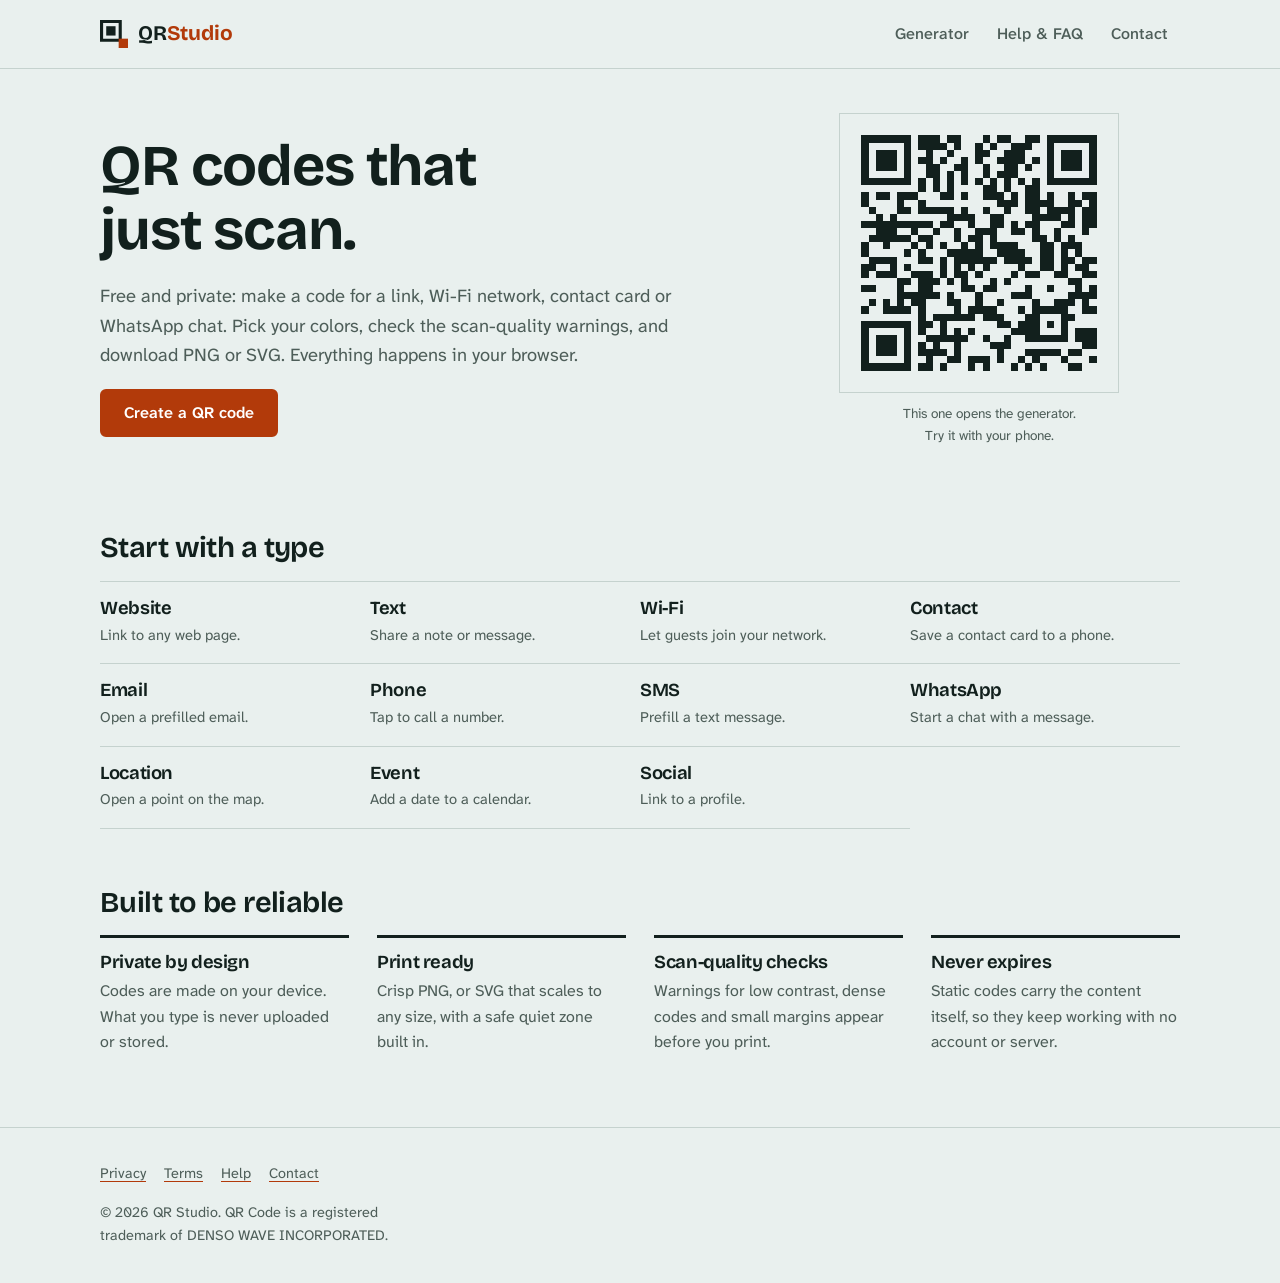
<file: index.html>
<!doctype html>
<html lang="en">
<head>
<meta charset="utf-8">
<meta name="viewport" content="width=device-width,initial-scale=1">
<title>Free QR Code Generator – No Signup, Private | QR Studio</title>
<meta name="description" content="Create free, scannable QR codes in seconds: websites, Wi-Fi, contacts, WhatsApp and more. Customize colors, download PNG or SVG. Runs in your browser.">
<link rel="canonical" href="https://example.com/index.html">
<meta property="og:title" content="Free QR Code Generator – No Signup, Private | QR Studio">
<meta property="og:description" content="Create free, scannable QR codes in seconds: websites, Wi-Fi, contacts, WhatsApp and more. Customize colors, download PNG or SVG. Runs in your browser.">
<meta property="og:type" content="website">
<!--icons-->
<link rel="icon" href="favicon.svg" type="image/svg+xml">
<link rel="icon" href="favicon.ico" sizes="48x48">
<link rel="icon" href="favicon-32.png" type="image/png" sizes="32x32">
<link rel="apple-touch-icon" href="apple-touch-icon.png">
<link rel="manifest" href="site.webmanifest">
<meta name="theme-color" content="#e9f0ee" media="(prefers-color-scheme: light)">
<meta name="theme-color" content="#0f1a18" media="(prefers-color-scheme: dark)">
<link rel="preload" href="assets/fonts/bricolage-grotesque-latin-wght-normal.woff2" as="font" type="font/woff2" crossorigin>
<link rel="preload" href="assets/fonts/atkinson-hyperlegible-next-latin-wght-normal.woff2" as="font" type="font/woff2" crossorigin>
<!--/icons-->
<link rel="stylesheet" href="assets/style.css">

</head>
<body>
<a class="skip" href="#main">Skip to content</a>
<header class="site"><div class="wrap">
  <a class="logo" href="index.html" aria-label="QR Studio home"><svg viewBox="0 0 9 9" aria-hidden="true" focusable="false"><path class="i" d="M0 0h7v7H0zM1 1v5h5V1z" fill-rule="evenodd"/><rect class="i" x="2" y="2" width="3" height="3"/><rect class="a" x="6" y="6" width="3" height="3"/></svg><span>QR<b>Studio</b></span></a>
  <nav class="main" aria-label="Main"><a href="generator.html">Generator</a><a href="help.html">Help &amp; FAQ</a><a href="contact.html">Contact</a></nav>
</div></header>
<main id="main" class="wrap">
<section class="hero">
  <div>
    <h1>QR codes that just scan.</h1>
    <p class="lead">Free and private: make a code for a link, Wi-Fi network, contact card or WhatsApp chat. Pick your colors, check the scan-quality warnings, and download PNG or SVG. Everything happens in your browser.</p>
    <p><a class="btn" href="generator.html">Create a QR code</a></p>
  </div>
  <figure class="hero-qr"><canvas id="heroQr" role="img" aria-label="Sample QR code that opens the QR Studio generator"></canvas><figcaption>This one opens the generator. Try it with your phone.</figcaption></figure>
</section>
<h2>Start with a type</h2>
<ul class="types">
<li><a href="generator.html#url"><h3>Website</h3><p>Link to any web page.</p></a></li>
<li><a href="generator.html#text"><h3>Text</h3><p>Share a note or message.</p></a></li>
<li><a href="generator.html#wifi"><h3>Wi-Fi</h3><p>Let guests join your network.</p></a></li>
<li><a href="generator.html#vcard"><h3>Contact</h3><p>Save a contact card to a phone.</p></a></li>
<li><a href="generator.html#email"><h3>Email</h3><p>Open a prefilled email.</p></a></li>
<li><a href="generator.html#phone"><h3>Phone</h3><p>Tap to call a number.</p></a></li>
<li><a href="generator.html#sms"><h3>SMS</h3><p>Prefill a text message.</p></a></li>
<li><a href="generator.html#whatsapp"><h3>WhatsApp</h3><p>Start a chat with a message.</p></a></li>
<li><a href="generator.html#location"><h3>Location</h3><p>Open a point on the map.</p></a></li>
<li><a href="generator.html#event"><h3>Event</h3><p>Add a date to a calendar.</p></a></li>
<li><a href="generator.html#social"><h3>Social</h3><p>Link to a profile.</p></a></li>
</ul>
<h2>Built to be reliable</h2>
<div class="why">
<div><h3>Private by design</h3><p>Codes are made on your device. What you type is never uploaded or stored.</p></div>
<div><h3>Print ready</h3><p>Crisp PNG, or SVG that scales to any size, with a safe quiet zone built in.</p></div>
<div><h3>Scan-quality checks</h3><p>Warnings for low contrast, dense codes and small margins appear before you print.</p></div>
<div><h3>Never expires</h3><p>Static codes carry the content itself, so they keep working with no account or server.</p></div>
</div>
</main>
<footer class="site"><div class="wrap">
  <a href="privacy.html">Privacy</a><a href="terms.html">Terms</a><a href="help.html">Help</a><a href="contact.html">Contact</a>
  <p>&copy; 2026 QR Studio. QR Code is a registered trademark of DENSO WAVE INCORPORATED.</p>
</div></footer>
<script src="assets/qrcode.js"></script>
<script src="assets/render.js"></script>
<script>
(function(){
  var c=document.getElementById('heroQr');if(!c||!window.QrRender)return;
  var dark=matchMedia('(prefers-color-scheme: dark)').matches;
  var m=QrRender.make(location.origin+location.pathname.replace(/[^/]*$/,'')+'generator.html','M');
  QrRender.drawCanvas(c,m,{fg:dark?'#e6efec':'#12201d',bg:dark?'#0f1a18':'#e9f0ee',size:560,margin:3});
  if(dark){c.setAttribute('aria-label','Sample QR code (light on dark) that opens the QR Studio generator');}
})();
</script>
</body>
</html>
</file>
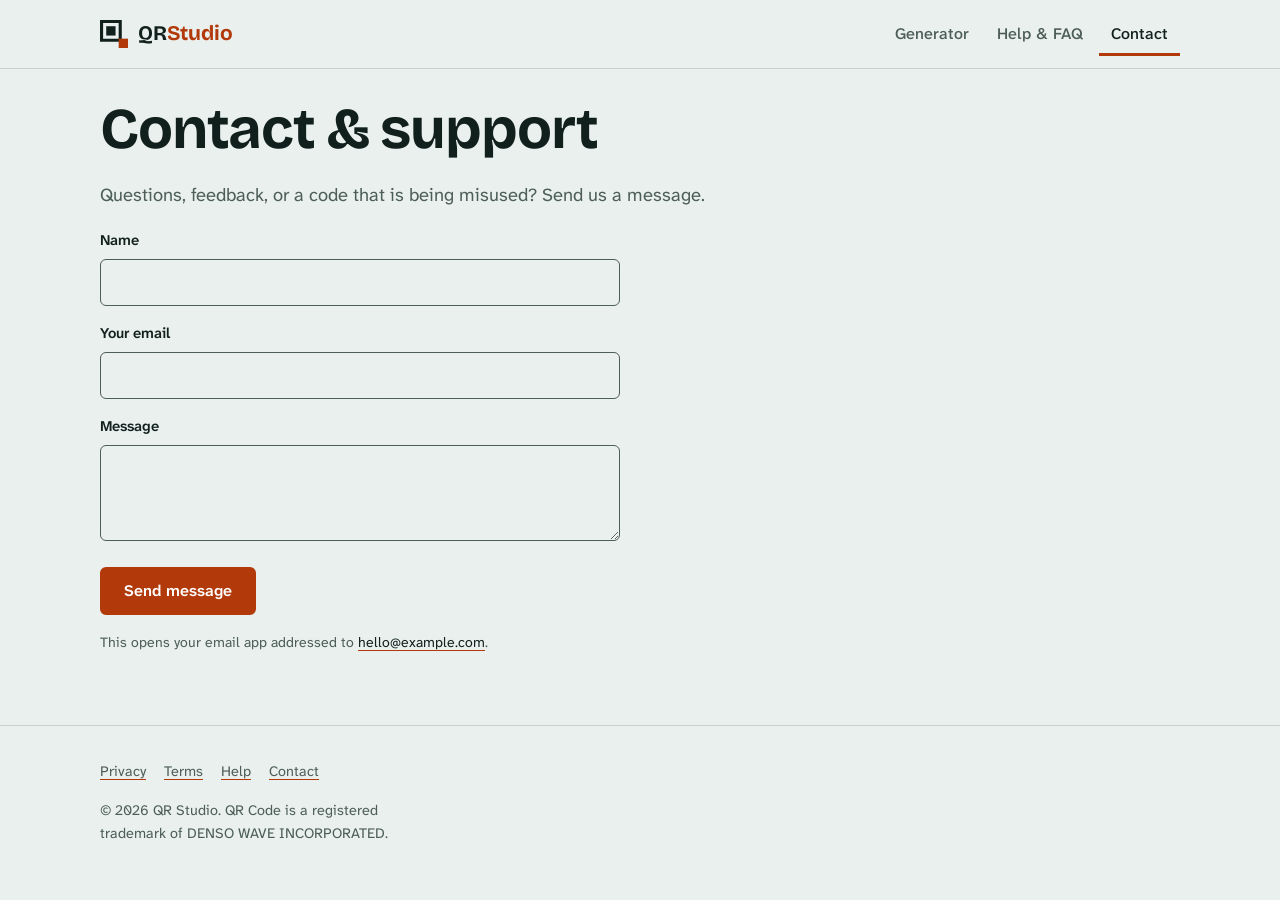
<file: contact.html>
<!doctype html>
<html lang="en">
<head>
<meta charset="utf-8">
<meta name="viewport" content="width=device-width,initial-scale=1">
<title>Contact and Support | QR Studio</title>
<meta name="description" content="Get in touch with QR Studio for support, feedback or abuse reports.">
<link rel="canonical" href="https://example.com/contact.html">
<meta property="og:title" content="Contact and Support | QR Studio">
<meta property="og:description" content="Get in touch with QR Studio for support, feedback or abuse reports.">
<meta property="og:type" content="website">
<!--icons-->
<link rel="icon" href="favicon.svg" type="image/svg+xml">
<link rel="icon" href="favicon.ico" sizes="48x48">
<link rel="icon" href="favicon-32.png" type="image/png" sizes="32x32">
<link rel="apple-touch-icon" href="apple-touch-icon.png">
<link rel="manifest" href="site.webmanifest">
<meta name="theme-color" content="#e9f0ee" media="(prefers-color-scheme: light)">
<meta name="theme-color" content="#0f1a18" media="(prefers-color-scheme: dark)">
<link rel="preload" href="assets/fonts/bricolage-grotesque-latin-wght-normal.woff2" as="font" type="font/woff2" crossorigin>
<link rel="preload" href="assets/fonts/atkinson-hyperlegible-next-latin-wght-normal.woff2" as="font" type="font/woff2" crossorigin>
<!--/icons-->
<link rel="stylesheet" href="assets/style.css">

</head>
<body>
<a class="skip" href="#main">Skip to content</a>
<header class="site"><div class="wrap">
  <a class="logo" href="index.html" aria-label="QR Studio home"><svg viewBox="0 0 9 9" aria-hidden="true" focusable="false"><path class="i" d="M0 0h7v7H0zM1 1v5h5V1z" fill-rule="evenodd"/><rect class="i" x="2" y="2" width="3" height="3"/><rect class="a" x="6" y="6" width="3" height="3"/></svg><span>QR<b>Studio</b></span></a>
  <nav class="main" aria-label="Main"><a href="generator.html">Generator</a><a href="help.html">Help &amp; FAQ</a><a href="contact.html" aria-current="page">Contact</a></nav>
</div></header>
<main id="main" class="wrap">
<h1>Contact &amp; support</h1>
<p class="lead">Questions, feedback, or a code that is being misused? Send us a message.</p>
<form id="cf" class="contact-form" novalidate>
  <label for="cn">Name</label><input id="cn" type="text" required autocomplete="name">
  <label for="ce">Your email</label><input id="ce" type="email" required autocomplete="email">
  <label for="cm">Message</label><textarea id="cm" required></textarea>
  <p class="err" id="cerr" role="alert"></p>
  <p style="margin-top:18px"><button class="btn" type="submit">Send message</button></p>
  <p class="note">This opens your email app addressed to <a id="addr" href="mailto:hello@example.com">hello@example.com</a>.</p>
</form>
</main>
<footer class="site"><div class="wrap">
  <a href="privacy.html">Privacy</a><a href="terms.html">Terms</a><a href="help.html">Help</a><a href="contact.html">Contact</a>
  <p>&copy; 2026 QR Studio. QR Code is a registered trademark of DENSO WAVE INCORPORATED.</p>
</div></footer>
<script>
document.getElementById('cf').addEventListener('submit',function(e){
  e.preventDefault();
  var n=cn.value.trim(),m=ce.value.trim(),b=cm.value.trim(),er=document.getElementById('cerr');
  if(!n||!b||!/^[^\s@]+@[^\s@]+\.[^\s@]{2,}$/.test(m)){er.textContent='Please enter your name, a valid email and a message.';return;}
  er.textContent='';
  var to=document.getElementById('addr').textContent;
  location.href='mailto:'+to+'?subject='+encodeURIComponent('QR Studio support from '+n)+'&body='+encodeURIComponent(b+'\n\nReply to: '+m);
});
</script>
</body>
</html>
</file>
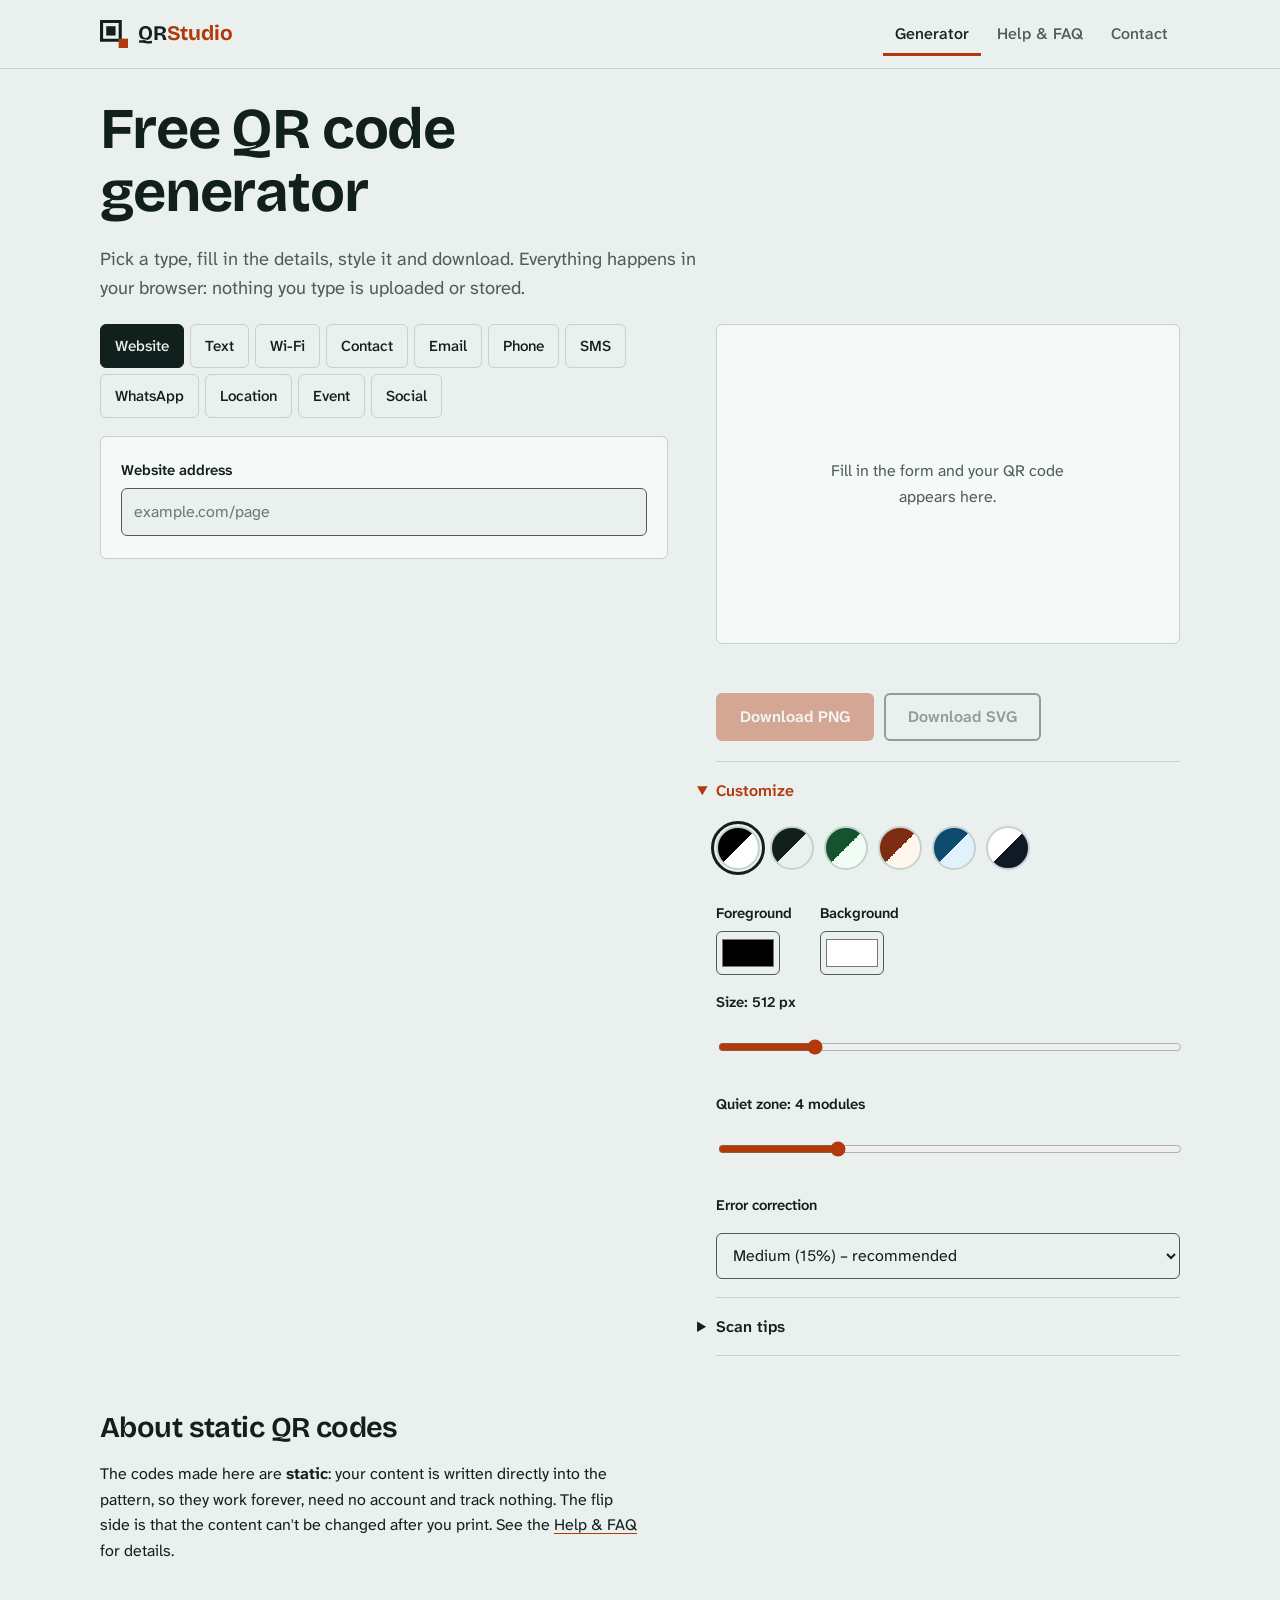
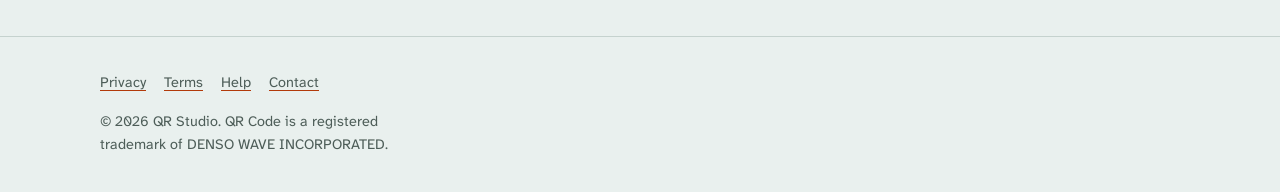
<file: generator.html>
<!doctype html>
<html lang="en">
<head>
<meta charset="utf-8">
<meta name="viewport" content="width=device-width,initial-scale=1">
<title>Free QR Code Generator – URL, Wi-Fi, vCard, WhatsApp | QR Studio</title>
<meta name="description" content="Create free QR codes for websites, text, Wi-Fi, contacts, email, phone, SMS, WhatsApp, locations and events. Customize colors and download PNG or SVG. No signup.">
<link rel="canonical" href="https://example.com/generator.html">
<meta property="og:title" content="Free QR Code Generator | QR Studio">
<meta property="og:description" content="Create, customize and download QR codes in your browser. No signup, nothing uploaded.">
<meta property="og:type" content="website">
<!--icons-->
<link rel="icon" href="favicon.svg" type="image/svg+xml">
<link rel="icon" href="favicon.ico" sizes="48x48">
<link rel="icon" href="favicon-32.png" type="image/png" sizes="32x32">
<link rel="apple-touch-icon" href="apple-touch-icon.png">
<link rel="manifest" href="site.webmanifest">
<meta name="theme-color" content="#e9f0ee" media="(prefers-color-scheme: light)">
<meta name="theme-color" content="#0f1a18" media="(prefers-color-scheme: dark)">
<link rel="preload" href="assets/fonts/bricolage-grotesque-latin-wght-normal.woff2" as="font" type="font/woff2" crossorigin>
<link rel="preload" href="assets/fonts/atkinson-hyperlegible-next-latin-wght-normal.woff2" as="font" type="font/woff2" crossorigin>
<!--/icons-->
<link rel="stylesheet" href="assets/style.css">
</head>
<body>
<a class="skip" href="#main">Skip to content</a>
<header class="site"><div class="wrap">
  <a class="logo" href="index.html" aria-label="QR Studio home"><svg viewBox="0 0 9 9" aria-hidden="true" focusable="false"><path class="i" d="M0 0h7v7H0zM1 1v5h5V1z" fill-rule="evenodd"/><rect class="i" x="2" y="2" width="3" height="3"/><rect class="a" x="6" y="6" width="3" height="3"/></svg><span>QR<b>Studio</b></span></a>
  <nav class="main" aria-label="Main"><a href="generator.html" aria-current="page">Generator</a><a href="help.html">Help &amp; FAQ</a><a href="contact.html">Contact</a></nav>
</div></header>

<main id="main" class="wrap">
  <h1>Free QR code generator</h1>
  <p class="lead">Pick a type, fill in the details, style it and download. Everything happens in your browser: nothing you type is uploaded or stored.</p>

  <div class="gen">
    <section aria-labelledby="h-data">
      <h2 id="h-data" class="sr">QR code content</h2>
      <ul class="tabs" role="tablist" aria-label="QR code type" id="tabs"></ul>

      <div class="panel">
        <form id="form" novalidate autocomplete="off">
          <fieldset data-type="url" class="plain">
            <label for="url">Website address</label>
            <input id="url" name="url" type="text" inputmode="url" placeholder="example.com/page">
          </fieldset>

          <fieldset data-type="text" class="plain" hidden>
            <label for="text">Text <span class="hint" id="textCount"></span></label>
            <textarea id="text" name="text" placeholder="Type any message…"></textarea>
          </fieldset>

          <fieldset data-type="wifi" class="plain" hidden>
            <label for="ssid">Network name (SSID)</label>
            <input id="ssid" name="ssid" type="text" maxlength="32">
            <div class="row">
              <div><label for="security">Security</label>
                <select id="security" name="security"><option value="WPA">WPA/WPA2/WPA3</option><option value="WEP">WEP</option><option value="nopass">No password</option></select></div>
              <div id="pwBox"><label for="password">Password</label><input id="password" name="password" type="text" autocomplete="off"></div>
            </div>
            <label class="check"><input type="checkbox" name="hidden"> Hidden network</label>
            <p class="note">Anyone who scans this code can join the network. Only share it where that is acceptable.</p>
          </fieldset>

          <fieldset data-type="vcard" class="plain" hidden>
            <div class="row">
              <div><label for="firstName">First name</label><input id="firstName" name="firstName" type="text"></div>
              <div><label for="lastName">Last name</label><input id="lastName" name="lastName" type="text"></div>
              <div><label for="org">Organization</label><input id="org" name="org" type="text"></div>
              <div><label for="jobTitle">Job title</label><input id="jobTitle" name="title" type="text"></div>
              <div><label for="vphone">Phone</label><input id="vphone" name="phone" type="tel" placeholder="+14155550123"></div>
              <div><label for="vemail">Email</label><input id="vemail" name="email" type="email"></div>
            </div>
            <label for="vsite">Website</label><input id="vsite" name="website" type="text" inputmode="url">
            <label for="vaddr">Address</label><input id="vaddr" name="address" type="text">
          </fieldset>

          <fieldset data-type="email" class="plain" hidden>
            <label for="to">Email address</label><input id="to" name="to" type="email">
            <label for="subject">Subject <span class="hint">(optional)</span></label><input id="subject" name="subject" type="text">
            <label for="body">Message <span class="hint">(optional)</span></label><textarea id="body" name="body"></textarea>
          </fieldset>

          <fieldset data-type="phone" class="plain" hidden>
            <label for="phone">Phone number</label><input id="phone" name="phone" type="tel" placeholder="+14155550123">
          </fieldset>

          <fieldset data-type="sms" class="plain" hidden>
            <label for="smsPhone">Phone number</label><input id="smsPhone" name="phone" type="tel" placeholder="+14155550123">
            <label for="smsMsg">Message <span class="hint">(optional)</span></label><textarea id="smsMsg" name="message"></textarea>
          </fieldset>

          <fieldset data-type="whatsapp" class="plain" hidden>
            <label for="waPhone">WhatsApp number <span class="hint">(international format)</span></label>
            <input id="waPhone" name="phone" type="tel" placeholder="+14155550123">
            <label for="waMsg">Prefilled message <span class="hint">(optional)</span></label><textarea id="waMsg" name="message"></textarea>
          </fieldset>

          <fieldset data-type="location" class="plain" hidden>
            <div class="row">
              <div><label for="lat">Latitude</label><input id="lat" name="lat" type="text" inputmode="decimal" placeholder="40.7128"></div>
              <div><label for="lng">Longitude</label><input id="lng" name="lng" type="text" inputmode="decimal" placeholder="-74.0060"></div>
            </div>
            <p class="note">Opens the point in Google Maps on most phones.</p>
          </fieldset>

          <fieldset data-type="event" class="plain" hidden>
            <label for="evTitle">Event name</label><input id="evTitle" name="title" type="text">
            <div class="row">
              <div><label for="evStart">Starts</label><input id="evStart" name="start" type="datetime-local"></div>
              <div><label for="evEnd">Ends <span class="hint">(optional)</span></label><input id="evEnd" name="end" type="datetime-local"></div>
            </div>
            <label for="evLoc">Location <span class="hint">(optional)</span></label><input id="evLoc" name="location" type="text">
            <label for="evDesc">Description <span class="hint">(optional)</span></label><textarea id="evDesc" name="description"></textarea>
          </fieldset>

          <fieldset data-type="social" class="plain" hidden>
            <label for="platform">Platform</label>
            <select id="platform" name="platform">
              <option value="instagram">Instagram</option><option value="facebook">Facebook</option><option value="x">X / Twitter</option>
              <option value="linkedin">LinkedIn</option><option value="youtube">YouTube</option><option value="tiktok">TikTok</option><option value="other">Other (any link)</option>
            </select>
            <label for="profile">Profile link or username</label><input id="profile" name="profile" type="text" placeholder="@yourname or full link">
          </fieldset>
        </form>
      </div>
    </section>

    <section aria-labelledby="h-prev" class="sticky">
      <h2 id="h-prev" class="sr">Preview and style</h2>
      <div class="preview" id="previewBox">
        <canvas id="canvas" class="hidden" role="img" aria-label="Generated QR code preview"></canvas>
        <p class="empty" id="empty">Fill in the form and your QR code appears here.</p>
      </div>
      <p class="status" id="status" role="status" aria-live="polite"></p>
      <div class="actions">
        <button class="btn" id="dlPng" disabled>Download PNG</button>
        <button class="btn sec" id="dlSvg" disabled>Download SVG</button>
      </div>

      <details open class="customize"><summary>Customize</summary>
        <div class="swatches" id="themes" aria-label="Color themes"></div>
        <div class="colors">
          <div><label for="fg">Foreground</label><input type="color" id="fg" value="#000000"></div>
          <div><label for="bg">Background</label><input type="color" id="bg" value="#ffffff"></div>
        </div>
        <label for="size">Size: <span id="sizeVal">512</span> px</label>
        <input type="range" id="size" min="128" max="2048" step="32" value="512">
        <label for="margin">Quiet zone: <span id="marginVal">4</span> modules</label>
        <input type="range" id="margin" min="2" max="10" step="1" value="4">
        <label for="ecc">Error correction</label>
        <select id="ecc"><option value="L">Low (7%) – smallest code</option><option value="M" selected>Medium (15%) – recommended</option><option value="Q">Quartile (25%)</option><option value="H">High (30%) – most robust</option></select>
      </details>

      <details><summary>Scan tips</summary>
        <ul class="tip">
          <li>Keep strong contrast: dark code on a light background works best.</li>
          <li>Don't shrink the quiet zone below 4 modules for print.</li>
          <li>Always scan the final file (and the printed copy) with a phone before sharing.</li>
          <li>Static codes can't be edited after printing.</li>
        </ul>
      </details>
    </section>
  </div>

  <section class="prose" style="margin-top:56px">
    <h2>About static QR codes</h2>
    <p>The codes made here are <strong>static</strong>: your content is written directly into the pattern, so they work forever, need no account and track nothing. The flip side is that the content can't be changed after you print. See the <a href="help.html">Help &amp; FAQ</a> for details.</p>
  </section>
</main>

<footer class="site"><div class="wrap">
  <a href="privacy.html">Privacy</a><a href="terms.html">Terms</a><a href="help.html">Help</a><a href="contact.html">Contact</a>
  <p>&copy; 2026 QR Studio. QR Code is a registered trademark of DENSO WAVE INCORPORATED.</p>
</div></footer>

<script src="assets/qrcode.js"></script>
<script src="assets/payload.js"></script>
<script src="assets/render.js"></script>
<script src="assets/app.js"></script>
</body>
</html>
</file>
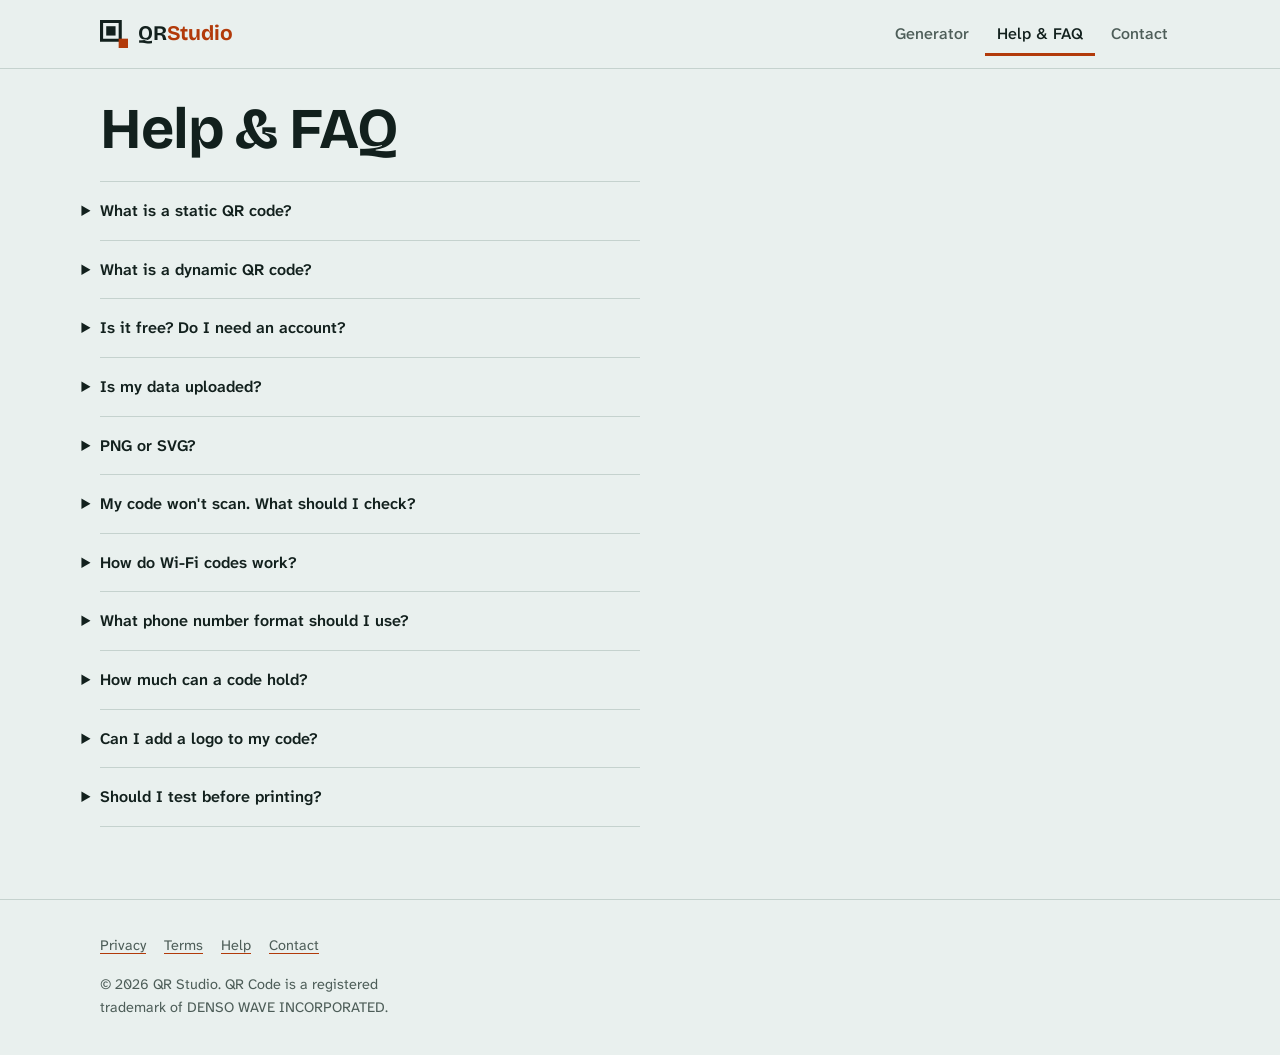
<file: help.html>
<!doctype html>
<html lang="en">
<head>
<meta charset="utf-8">
<meta name="viewport" content="width=device-width,initial-scale=1">
<title>QR Code Help Center and FAQ | QR Studio</title>
<meta name="description" content="Answers about static vs dynamic QR codes, printing, scan problems, Wi-Fi and vCard codes, and privacy.">
<link rel="canonical" href="https://example.com/help.html">
<meta property="og:title" content="QR Code Help Center and FAQ | QR Studio">
<meta property="og:description" content="Answers about static vs dynamic QR codes, printing, scan problems, Wi-Fi and vCard codes, and privacy.">
<meta property="og:type" content="website">
<!--icons-->
<link rel="icon" href="favicon.svg" type="image/svg+xml">
<link rel="icon" href="favicon.ico" sizes="48x48">
<link rel="icon" href="favicon-32.png" type="image/png" sizes="32x32">
<link rel="apple-touch-icon" href="apple-touch-icon.png">
<link rel="manifest" href="site.webmanifest">
<meta name="theme-color" content="#e9f0ee" media="(prefers-color-scheme: light)">
<meta name="theme-color" content="#0f1a18" media="(prefers-color-scheme: dark)">
<link rel="preload" href="assets/fonts/bricolage-grotesque-latin-wght-normal.woff2" as="font" type="font/woff2" crossorigin>
<link rel="preload" href="assets/fonts/atkinson-hyperlegible-next-latin-wght-normal.woff2" as="font" type="font/woff2" crossorigin>
<!--/icons-->
<link rel="stylesheet" href="assets/style.css">

</head>
<body>
<a class="skip" href="#main">Skip to content</a>
<header class="site"><div class="wrap">
  <a class="logo" href="index.html" aria-label="QR Studio home"><svg viewBox="0 0 9 9" aria-hidden="true" focusable="false"><path class="i" d="M0 0h7v7H0zM1 1v5h5V1z" fill-rule="evenodd"/><rect class="i" x="2" y="2" width="3" height="3"/><rect class="a" x="6" y="6" width="3" height="3"/></svg><span>QR<b>Studio</b></span></a>
  <nav class="main" aria-label="Main"><a href="generator.html">Generator</a><a href="help.html" aria-current="page">Help &amp; FAQ</a><a href="contact.html">Contact</a></nav>
</div></header>
<main id="main" class="wrap">
<h1>Help &amp; FAQ</h1>
<div class="prose">
<details><summary>What is a static QR code?</summary><p>A static QR code stores your content directly in the pattern. It works forever, needs no server and can't be edited after it is printed. Every code made here is static.</p></details>
<details><summary>What is a dynamic QR code?</summary><p>A dynamic code points to a short redirect link that can be changed later and can record scans. QR Studio doesn't offer dynamic codes yet.</p></details>
<details><summary>Is it free? Do I need an account?</summary><p>Yes, it is free and no account is needed.</p></details>
<details><summary>Is my data uploaded?</summary><p>No. Codes are generated in your browser. See the <a href="privacy.html">privacy policy</a>.</p></details>
<details><summary>PNG or SVG?</summary><p>Use PNG for screens, documents and social media. Use SVG for print and anything that must scale without blurring.</p></details>
<details><summary>My code won't scan. What should I check?</summary><ul><li>Dark code on a light background, with high contrast.</li><li>A quiet zone (blank border) of at least 4 modules.</li><li>Large enough: at least about 2&nbsp;cm (0.8&nbsp;in) when printed.</li><li>Shorter content gives a simpler code that's easier to scan.</li><li>Raise the error-correction level if the print may get scuffed.</li></ul></details>
<details><summary>How do Wi-Fi codes work?</summary><p>Phones that scan the code offer to join the network. The password is stored inside the code, so anyone who can scan it can connect.</p></details>
<details><summary>What phone number format should I use?</summary><p>Use international format with a leading +, for example +14155550123. WhatsApp codes require it.</p></details>
<details><summary>How much can a code hold?</summary><p>Up to a few thousand characters, but more content means a denser code that is harder to scan. We warn you when a code gets dense.</p></details>
<details><summary>Can I add a logo to my code?</summary><p>Not yet. Logos reduce scan reliability, so we plan to add them later with safety checks.</p></details>
<details><summary>Should I test before printing?</summary><p>Yes. Scan the exported file and the physical print with more than one phone before you print in volume.</p></details>
</div>
</main>
<footer class="site"><div class="wrap">
  <a href="privacy.html">Privacy</a><a href="terms.html">Terms</a><a href="help.html">Help</a><a href="contact.html">Contact</a>
  <p>&copy; 2026 QR Studio. QR Code is a registered trademark of DENSO WAVE INCORPORATED.</p>
</div></footer>

</body>
</html>
</file>
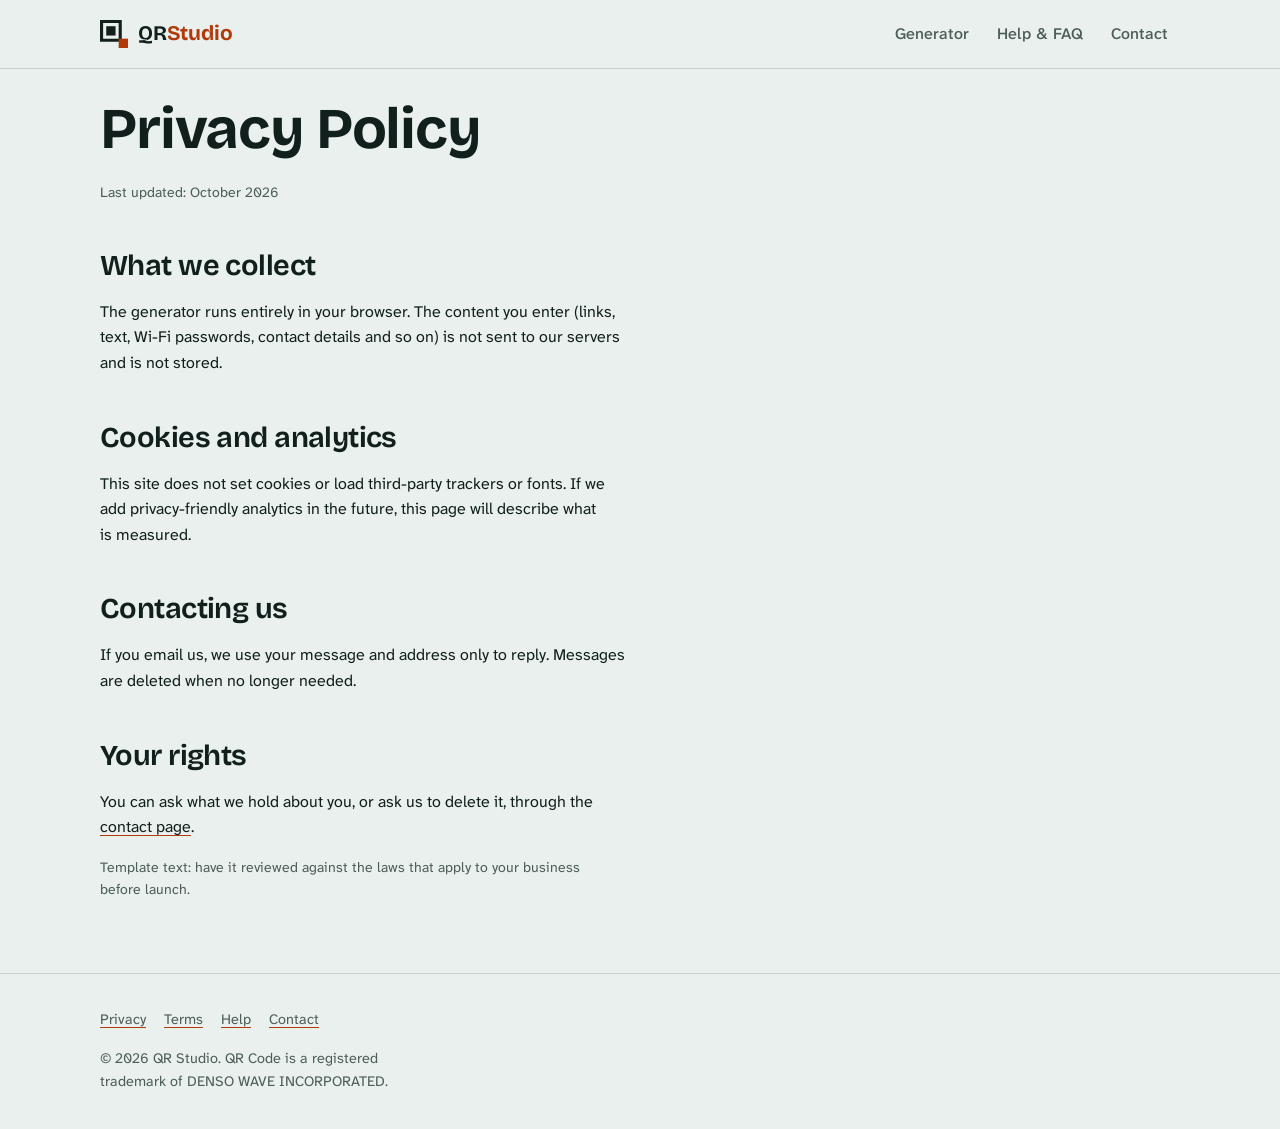
<file: privacy.html>
<!doctype html>
<html lang="en">
<head>
<meta charset="utf-8">
<meta name="viewport" content="width=device-width,initial-scale=1">
<title>Privacy Policy | QR Studio</title>
<meta name="description" content="How QR Studio handles your data: QR codes are generated in your browser and nothing you enter is uploaded or stored.">
<link rel="canonical" href="https://example.com/privacy.html">
<meta property="og:title" content="Privacy Policy | QR Studio">
<meta property="og:description" content="How QR Studio handles your data: QR codes are generated in your browser and nothing you enter is uploaded or stored.">
<meta property="og:type" content="website">
<!--icons-->
<link rel="icon" href="favicon.svg" type="image/svg+xml">
<link rel="icon" href="favicon.ico" sizes="48x48">
<link rel="icon" href="favicon-32.png" type="image/png" sizes="32x32">
<link rel="apple-touch-icon" href="apple-touch-icon.png">
<link rel="manifest" href="site.webmanifest">
<meta name="theme-color" content="#e9f0ee" media="(prefers-color-scheme: light)">
<meta name="theme-color" content="#0f1a18" media="(prefers-color-scheme: dark)">
<link rel="preload" href="assets/fonts/bricolage-grotesque-latin-wght-normal.woff2" as="font" type="font/woff2" crossorigin>
<link rel="preload" href="assets/fonts/atkinson-hyperlegible-next-latin-wght-normal.woff2" as="font" type="font/woff2" crossorigin>
<!--/icons-->
<link rel="stylesheet" href="assets/style.css">

</head>
<body>
<a class="skip" href="#main">Skip to content</a>
<header class="site"><div class="wrap">
  <a class="logo" href="index.html" aria-label="QR Studio home"><svg viewBox="0 0 9 9" aria-hidden="true" focusable="false"><path class="i" d="M0 0h7v7H0zM1 1v5h5V1z" fill-rule="evenodd"/><rect class="i" x="2" y="2" width="3" height="3"/><rect class="a" x="6" y="6" width="3" height="3"/></svg><span>QR<b>Studio</b></span></a>
  <nav class="main" aria-label="Main"><a href="generator.html">Generator</a><a href="help.html">Help &amp; FAQ</a><a href="contact.html">Contact</a></nav>
</div></header>
<main id="main" class="wrap">
<h1>Privacy Policy</h1>
<div class="prose">
<p class="note">Last updated: October 2026</p>
<h2>What we collect</h2>
<p>The generator runs entirely in your browser. The content you enter (links, text, Wi-Fi passwords, contact details and so on) is not sent to our servers and is not stored.</p>
<h2>Cookies and analytics</h2>
<p>This site does not set cookies or load third-party trackers or fonts. If we add privacy-friendly analytics in the future, this page will describe what is measured.</p>
<h2>Contacting us</h2>
<p>If you email us, we use your message and address only to reply. Messages are deleted when no longer needed.</p>
<h2>Your rights</h2>
<p>You can ask what we hold about you, or ask us to delete it, through the <a href="contact.html">contact page</a>.</p>
<p class="note">Template text: have it reviewed against the laws that apply to your business before launch.</p>
</div>
</main>
<footer class="site"><div class="wrap">
  <a href="privacy.html">Privacy</a><a href="terms.html">Terms</a><a href="help.html">Help</a><a href="contact.html">Contact</a>
  <p>&copy; 2026 QR Studio. QR Code is a registered trademark of DENSO WAVE INCORPORATED.</p>
</div></footer>

</body>
</html>
</file>
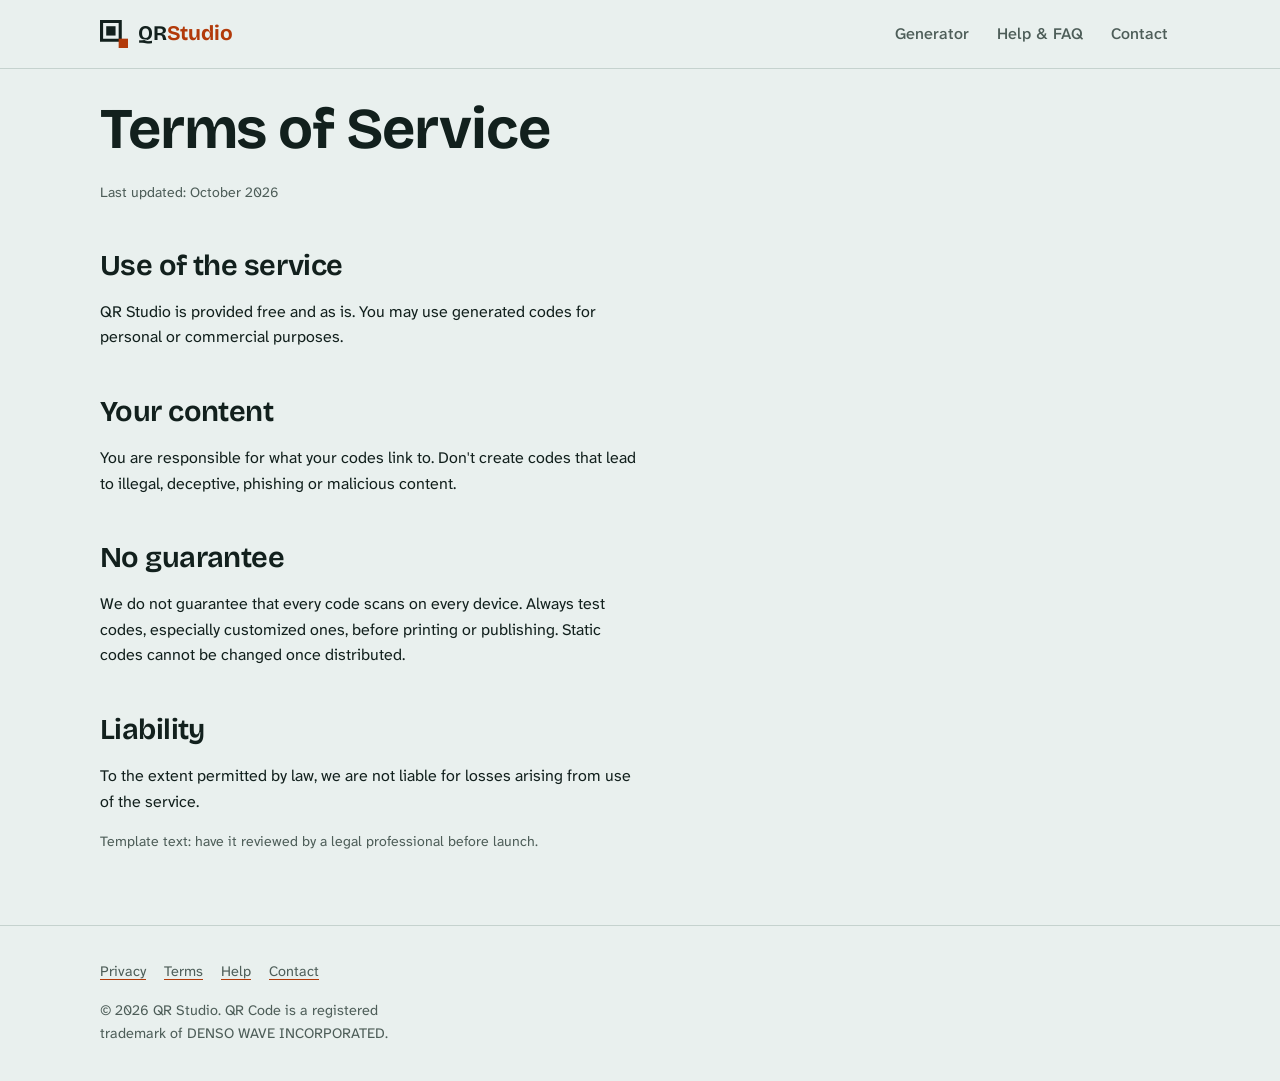
<file: terms.html>
<!doctype html>
<html lang="en">
<head>
<meta charset="utf-8">
<meta name="viewport" content="width=device-width,initial-scale=1">
<title>Terms of Service | QR Studio</title>
<meta name="description" content="Terms of use for QR Studio's free QR code generator.">
<link rel="canonical" href="https://example.com/terms.html">
<meta property="og:title" content="Terms of Service | QR Studio">
<meta property="og:description" content="Terms of use for QR Studio's free QR code generator.">
<meta property="og:type" content="website">
<!--icons-->
<link rel="icon" href="favicon.svg" type="image/svg+xml">
<link rel="icon" href="favicon.ico" sizes="48x48">
<link rel="icon" href="favicon-32.png" type="image/png" sizes="32x32">
<link rel="apple-touch-icon" href="apple-touch-icon.png">
<link rel="manifest" href="site.webmanifest">
<meta name="theme-color" content="#e9f0ee" media="(prefers-color-scheme: light)">
<meta name="theme-color" content="#0f1a18" media="(prefers-color-scheme: dark)">
<link rel="preload" href="assets/fonts/bricolage-grotesque-latin-wght-normal.woff2" as="font" type="font/woff2" crossorigin>
<link rel="preload" href="assets/fonts/atkinson-hyperlegible-next-latin-wght-normal.woff2" as="font" type="font/woff2" crossorigin>
<!--/icons-->
<link rel="stylesheet" href="assets/style.css">

</head>
<body>
<a class="skip" href="#main">Skip to content</a>
<header class="site"><div class="wrap">
  <a class="logo" href="index.html" aria-label="QR Studio home"><svg viewBox="0 0 9 9" aria-hidden="true" focusable="false"><path class="i" d="M0 0h7v7H0zM1 1v5h5V1z" fill-rule="evenodd"/><rect class="i" x="2" y="2" width="3" height="3"/><rect class="a" x="6" y="6" width="3" height="3"/></svg><span>QR<b>Studio</b></span></a>
  <nav class="main" aria-label="Main"><a href="generator.html">Generator</a><a href="help.html">Help &amp; FAQ</a><a href="contact.html">Contact</a></nav>
</div></header>
<main id="main" class="wrap">
<h1>Terms of Service</h1>
<div class="prose">
<p class="note">Last updated: October 2026</p>
<h2>Use of the service</h2>
<p>QR Studio is provided free and as is. You may use generated codes for personal or commercial purposes.</p>
<h2>Your content</h2>
<p>You are responsible for what your codes link to. Don't create codes that lead to illegal, deceptive, phishing or malicious content.</p>
<h2>No guarantee</h2>
<p>We do not guarantee that every code scans on every device. Always test codes, especially customized ones, before printing or publishing. Static codes cannot be changed once distributed.</p>
<h2>Liability</h2>
<p>To the extent permitted by law, we are not liable for losses arising from use of the service.</p>
<p class="note">Template text: have it reviewed by a legal professional before launch.</p>
</div>
</main>
<footer class="site"><div class="wrap">
  <a href="privacy.html">Privacy</a><a href="terms.html">Terms</a><a href="help.html">Help</a><a href="contact.html">Contact</a>
  <p>&copy; 2026 QR Studio. QR Code is a registered trademark of DENSO WAVE INCORPORATED.</p>
</div></footer>

</body>
</html>
</file>
<file: assets/style.css>
@font-face{font-family:"Bricolage Grotesque";src:url(fonts/bricolage-grotesque-latin-wght-normal.woff2) format("woff2");font-weight:200 800;font-display:swap}
@font-face{font-family:"Atkinson Hyperlegible Next";src:url(fonts/atkinson-hyperlegible-next-latin-wght-normal.woff2) format("woff2");font-weight:200 800;font-display:swap}

:root{
  --paper:#e9f0ee;--surface:#f5f9f8;--ink:#12201d;--muted:#4d5d58;--line:#c5d2ce;
  --brand:#b23a0a;--brand-hover:#8f2d07;--on-brand:#fff;--focus:#0f5b73;
  --ok:#17663a;--warn:#8f4a05;--err:#b3261e;
  --display:"Bricolage Grotesque","Iowan Old Style",Georgia,serif;
  --body:"Atkinson Hyperlegible Next",ui-sans-serif,system-ui,"Segoe UI",sans-serif;
  --r:6px;
}
@media (prefers-color-scheme:dark){:root{
  --paper:#0f1a18;--surface:#16231f;--ink:#e6efec;--muted:#9fb1ab;--line:#2a3b36;
  --brand:#f08a5d;--brand-hover:#f6a481;--on-brand:#17211f;--focus:#7cc8e0;
  --ok:#6fd49a;--warn:#f0b35f;--err:#ff8f86;
}}
*{box-sizing:border-box}
html{scroll-behavior:smooth}
@media(prefers-reduced-motion:reduce){html{scroll-behavior:auto}*{transition:none!important}}
body{margin:0;font:1rem/1.6 var(--body);background:var(--paper);color:var(--ink);-webkit-font-smoothing:antialiased}
a{color:var(--ink);text-decoration-color:var(--brand);text-underline-offset:3px}
a:hover{color:var(--brand)}
.wrap{max-width:1120px;margin:0 auto;padding:0 20px}
.skip{position:absolute;left:-999px;top:0;background:var(--ink);color:var(--paper);padding:10px 14px;z-index:10}.skip:focus{left:8px;top:8px}
:focus-visible{outline:3px solid var(--focus);outline-offset:2px;border-radius:2px}

/* header / footer */
header.site{border-bottom:1px solid var(--line)}
header.site .wrap{display:flex;align-items:center;justify-content:space-between;gap:8px 20px;min-height:68px;flex-wrap:wrap}
.logo{display:flex;align-items:center;gap:10px;font:700 1.3rem/1 var(--display);letter-spacing:-.01em;text-decoration:none;color:var(--ink)}
.logo svg{width:28px;height:28px;display:block}
.logo .i{fill:var(--ink)}.logo .a{fill:var(--brand)}
.logo b{font-weight:700;color:var(--brand)}
nav.main{display:flex;gap:4px}
nav.main a{display:inline-flex;align-items:center;min-height:44px;padding:0 12px;text-decoration:none;color:var(--muted);font-weight:500}
nav.main a:hover{color:var(--ink)}
nav.main a[aria-current]{color:var(--ink);box-shadow:inset 0 -3px 0 var(--brand)}
footer.site{margin-top:72px;border-top:1px solid var(--line);padding:28px 0 36px;color:var(--muted);font-size:.9rem}
footer.site a{display:inline-block;margin:0 18px 0 0;padding:6px 0;color:var(--muted)}
footer.site p{margin:10px 0 0;max-width:60ch;text-wrap:balance}

/* type */
h1,h2,h3{text-wrap:balance;font-family:var(--display);letter-spacing:-.02em;line-height:1.1;margin:0}
h1{font-size:clamp(2.2rem,5.5vw,3.6rem);font-weight:700;margin:.5em 0 .35em;max-width:16ch}
h2{font-size:clamp(1.4rem,2.6vw,1.8rem);font-weight:650;margin:2em 0 .6em}
h3{font-size:1.15rem;font-weight:650;margin:0 0 .3em}
p{margin:0 0 1em;text-wrap:pretty}
.lead{font-size:1.15rem;color:var(--muted);max-width:52ch}

.prose{max-width:54ch}
.prose h2{margin-top:1.6em}
.note{font-size:.88rem;color:var(--muted);margin:.5em 0 0}

/* buttons */
.btn{display:inline-flex;align-items:center;justify-content:center;min-height:48px;border:2px solid var(--brand);border-radius:var(--r);background:var(--brand);color:var(--on-brand);font:600 1rem/1 var(--body);padding:0 22px;cursor:pointer;text-decoration:none;transition:background-color .15s,border-color .15s}
.btn:hover{background:var(--brand-hover);border-color:var(--brand-hover);color:var(--on-brand)}
.btn.sec{background:transparent;color:var(--ink);border-color:var(--ink)}
.btn.sec:hover{background:var(--ink);border-color:var(--ink);color:var(--paper)}
.btn[disabled]{opacity:.4;cursor:not-allowed}
.btn[disabled]:hover{background:var(--brand);border-color:var(--brand);color:var(--on-brand)}
.btn.sec[disabled]:hover{background:transparent;border-color:var(--ink);color:var(--ink)}

/* home */
.hero{display:grid;gap:36px;padding:28px 0 12px;align-items:center}
@media(min-width:860px){.hero{grid-template-columns:1.25fr .75fr;gap:64px}}
.hero-qr{justify-self:center;text-align:center}
.hero-qr canvas{display:block;width:min(100%,280px);height:auto;image-rendering:pixelated;border:1px solid var(--line)}
.hero-qr figcaption{text-wrap:balance;margin-top:10px;font-size:.85rem;color:var(--muted)}
.types{list-style:none;margin:0;padding:0;display:grid;grid-template-columns:repeat(auto-fill,minmax(230px,1fr));border-top:1px solid var(--line)}
.types a{display:block;padding:16px 8px 16px 0;border-bottom:1px solid var(--line);text-decoration:none;color:var(--ink);height:100%}
.types a:hover{color:var(--brand)}
.types a:hover h3{text-decoration:underline;text-decoration-color:var(--brand);text-underline-offset:4px}
.types p{margin:0;color:var(--muted);font-size:.92rem}
.why{display:grid;gap:28px;grid-template-columns:repeat(auto-fit,minmax(220px,1fr))}
.why div{border-top:3px solid var(--ink);padding-top:14px}
.why p{margin:0;color:var(--muted)}

/* FAQ */
details{border-top:1px solid var(--line);padding:2px 0}
details:last-of-type{border-bottom:1px solid var(--line)}
summary{cursor:pointer;font-weight:600;padding:14px 0;min-height:48px;list-style-position:outside}
details[open] summary{color:var(--brand)}
details>*:not(summary){margin-bottom:1em}

/* generator */
.gen{display:grid;gap:32px;margin-top:20px}
@media(min-width:920px){.gen{grid-template-columns:minmax(0,1.1fr) minmax(0,.9fr);align-items:start;gap:48px}.sticky{position:sticky;top:16px}}
.tabs{display:flex;flex-wrap:wrap;gap:6px;margin:0 0 18px;padding:0;list-style:none}
.tabs button{min-height:44px;border:1px solid var(--line);background:transparent;color:var(--ink);border-radius:var(--r);padding:0 14px;font:500 .95rem var(--body);cursor:pointer}
.tabs button:hover{border-color:var(--ink)}
.tabs button[aria-selected=true]{background:var(--ink);border-color:var(--ink);color:var(--paper)}
.panel{background:var(--surface);border:1px solid var(--line);border-radius:var(--r);padding:6px 20px 22px}
fieldset.plain{border:0;margin:0;padding:0;min-width:0}
label{display:block;font-weight:600;font-size:.92rem;margin:16px 0 6px}
.hint{font-weight:400;color:var(--muted)}
input[type=text],input[type=email],input[type=tel],input[type=url],input[type=number],input[type=datetime-local],select,textarea{width:100%;min-height:46px;padding:10px 12px;border:1px solid var(--muted);border-radius:var(--r);background:var(--paper);color:var(--ink);font:inherit}
input::placeholder,textarea::placeholder{color:var(--muted);opacity:.8}
input:hover,select:hover,textarea:hover{border-color:var(--ink)}
input[aria-invalid=true],textarea[aria-invalid=true]{border-color:var(--err);border-width:2px}
textarea{min-height:96px;resize:vertical}
.row{display:grid;gap:0 14px;grid-template-columns:1fr}@media(min-width:560px){.row{grid-template-columns:1fr 1fr}}
.check{display:flex;gap:10px;align-items:center;font-weight:500;margin-top:16px;min-height:44px}
.check input{width:20px;height:20px;min-height:0;accent-color:var(--brand)}
.err{color:var(--err);font-size:.88rem;margin:6px 0 0;font-weight:500}
.preview{display:flex;justify-content:center;align-items:center;background:var(--surface);border:1px solid var(--line);border-radius:var(--r);padding:24px;min-height:320px}
.preview canvas{max-width:100%;height:auto;image-rendering:pixelated;display:block}
.empty{color:var(--muted);text-align:center;max-width:26ch;margin:0}
.status{margin:12px 0 0;font-size:.92rem;min-height:1.6em}
.warn{color:var(--warn)}.good{color:var(--ok)}
.actions{display:flex;gap:10px;flex-wrap:wrap;margin-top:14px}
.customize{margin-top:20px}
.swatches{display:flex;flex-wrap:wrap;gap:10px;margin-top:8px}
.swatches button{width:44px;height:44px;border-radius:50%;border:2px solid var(--line);cursor:pointer;padding:0}
.swatches button[aria-pressed=true]{outline:3px solid var(--ink);outline-offset:2px}
input[type=color]{width:64px;height:44px;padding:3px;border:1px solid var(--muted);border-radius:var(--r);background:var(--paper);cursor:pointer}
input[type=range]{width:100%;min-height:32px;accent-color:var(--brand)}
.colors{display:flex;gap:28px;flex-wrap:wrap}
.tip{font-size:.92rem;padding-left:1.2em;margin:0 0 1em}
.hidden{display:none!important}
.sr{position:absolute;width:1px;height:1px;overflow:hidden;clip:rect(0 0 0 0)}
.contact-form{max-width:520px}
</file>
